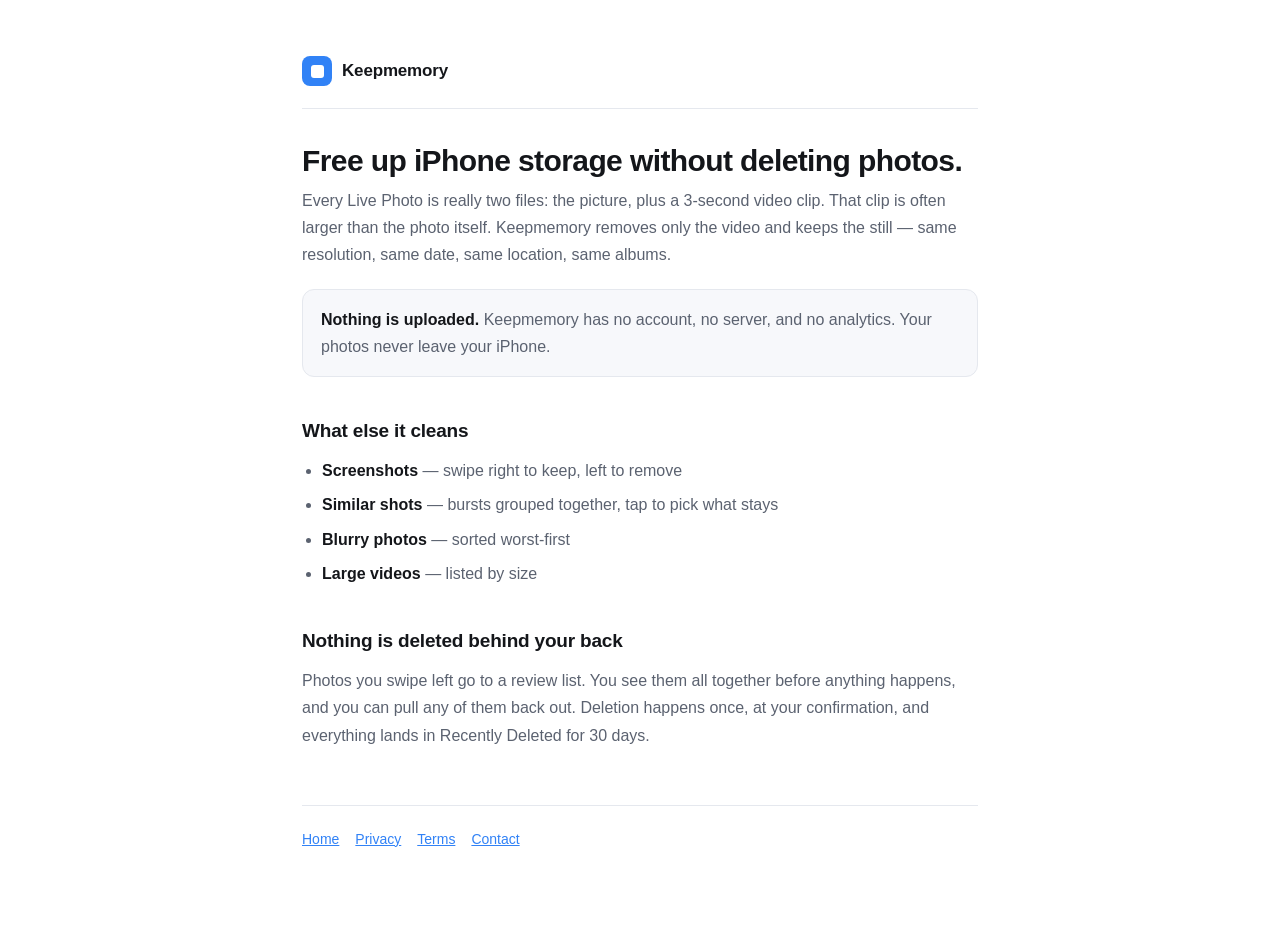
<file: index.html>
<!doctype html><html lang="en"><head><meta charset="utf-8">
<meta name="viewport" content="width=device-width,initial-scale=1">
<title>Keepmemory — Free up storage without deleting photos</title>
<link rel="stylesheet" href="style.css"></head><body><div class="wrap">
<header><a class="brand" href="./"><span class="mark"><i></i></span><b>Keepmemory</b></a></header>
<h1>Free up iPhone storage without deleting photos.</h1>
<p>Every Live Photo is really two files: the picture, plus a 3-second video clip. That clip is often larger than the photo itself. Keepmemory removes only the video and keeps the still — same resolution, same date, same location, same albums.</p>
<div class="box"><p><strong>Nothing is uploaded.</strong> Keepmemory has no account, no server, and no analytics. Your photos never leave your iPhone.</p></div>
<h2>What else it cleans</h2>
<ul>
<li><strong>Screenshots</strong> — swipe right to keep, left to remove</li>
<li><strong>Similar shots</strong> — bursts grouped together, tap to pick what stays</li>
<li><strong>Blurry photos</strong> — sorted worst-first</li>
<li><strong>Large videos</strong> — listed by size</li>
</ul>
<h2>Nothing is deleted behind your back</h2>
<p>Photos you swipe left go to a review list. You see them all together before anything happens, and you can pull any of them back out. Deletion happens once, at your confirmation, and everything lands in Recently Deleted for 30 days.</p>
<footer><a href="./">Home</a><a href="./privacy.html">Privacy</a><a href="./terms.html">Terms</a><a href="mailto:yoop999@naver.com">Contact</a></footer>
</div></body></html>
</file>
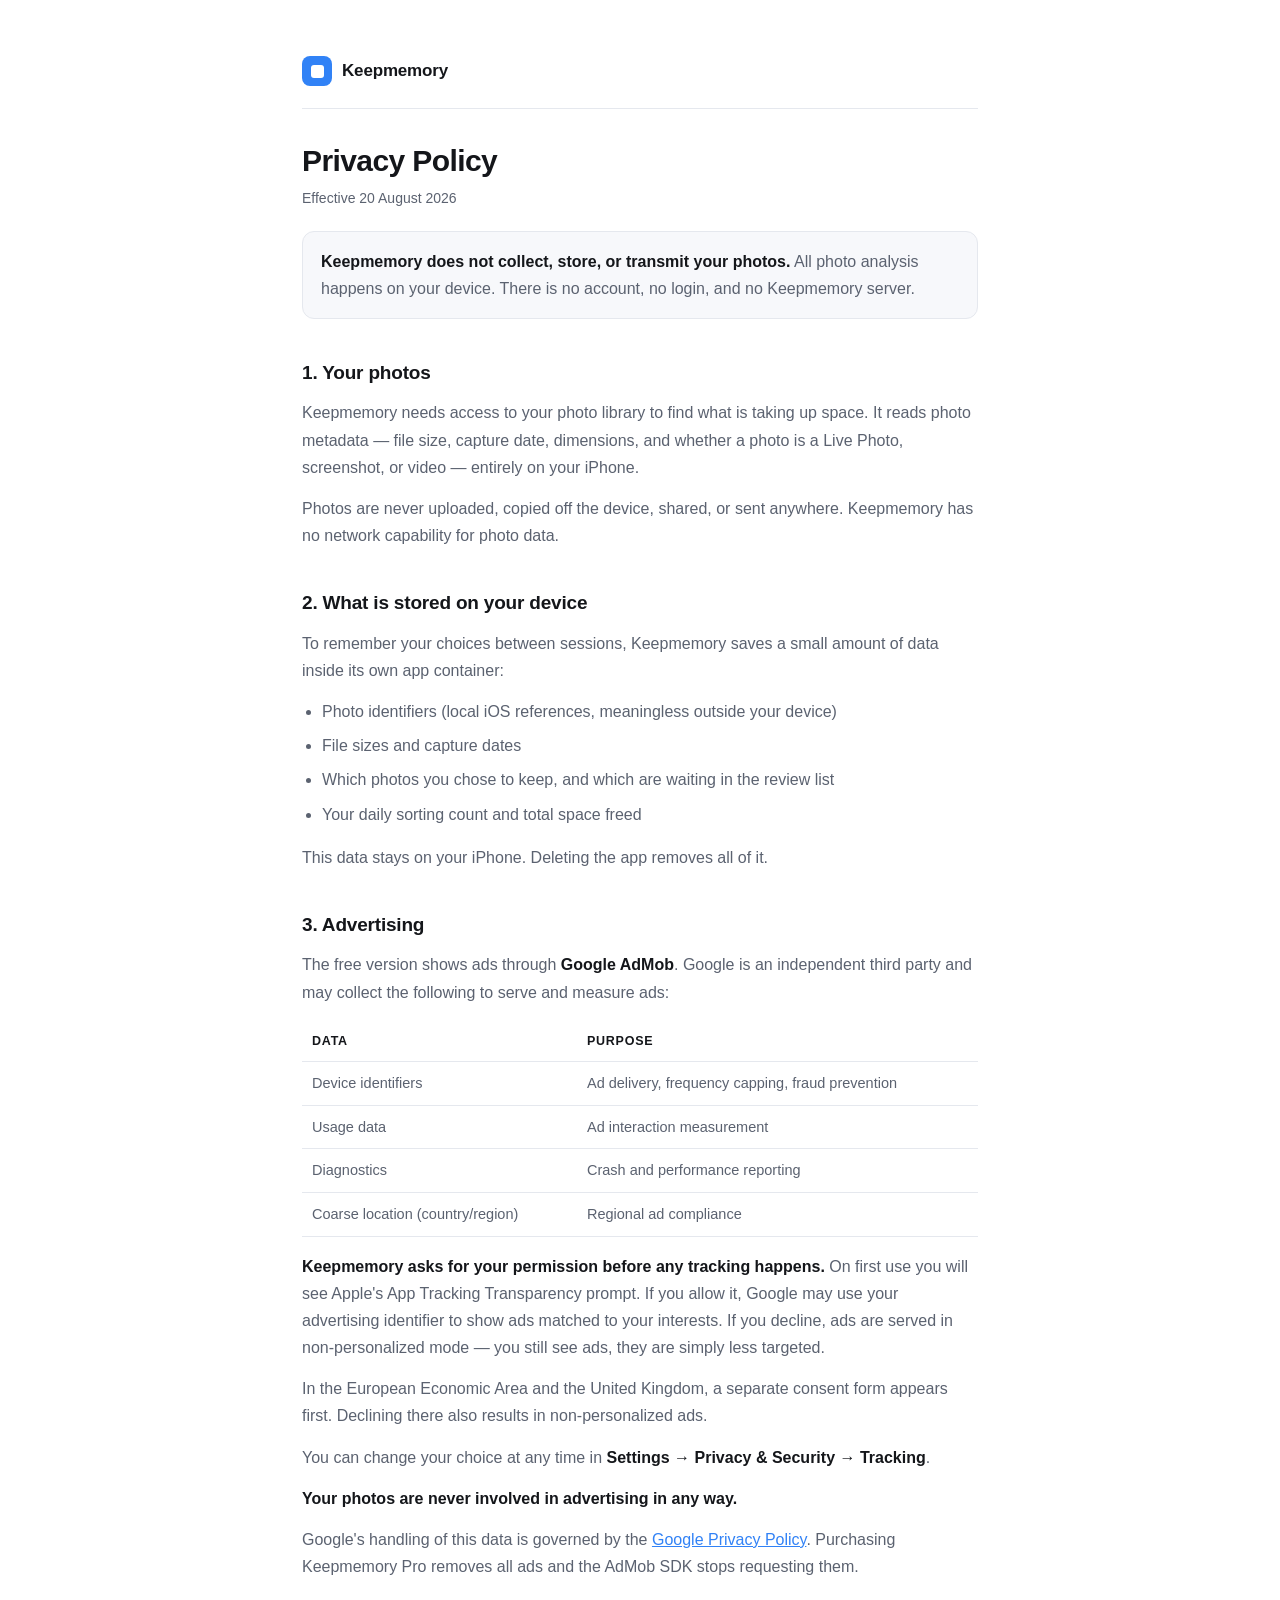
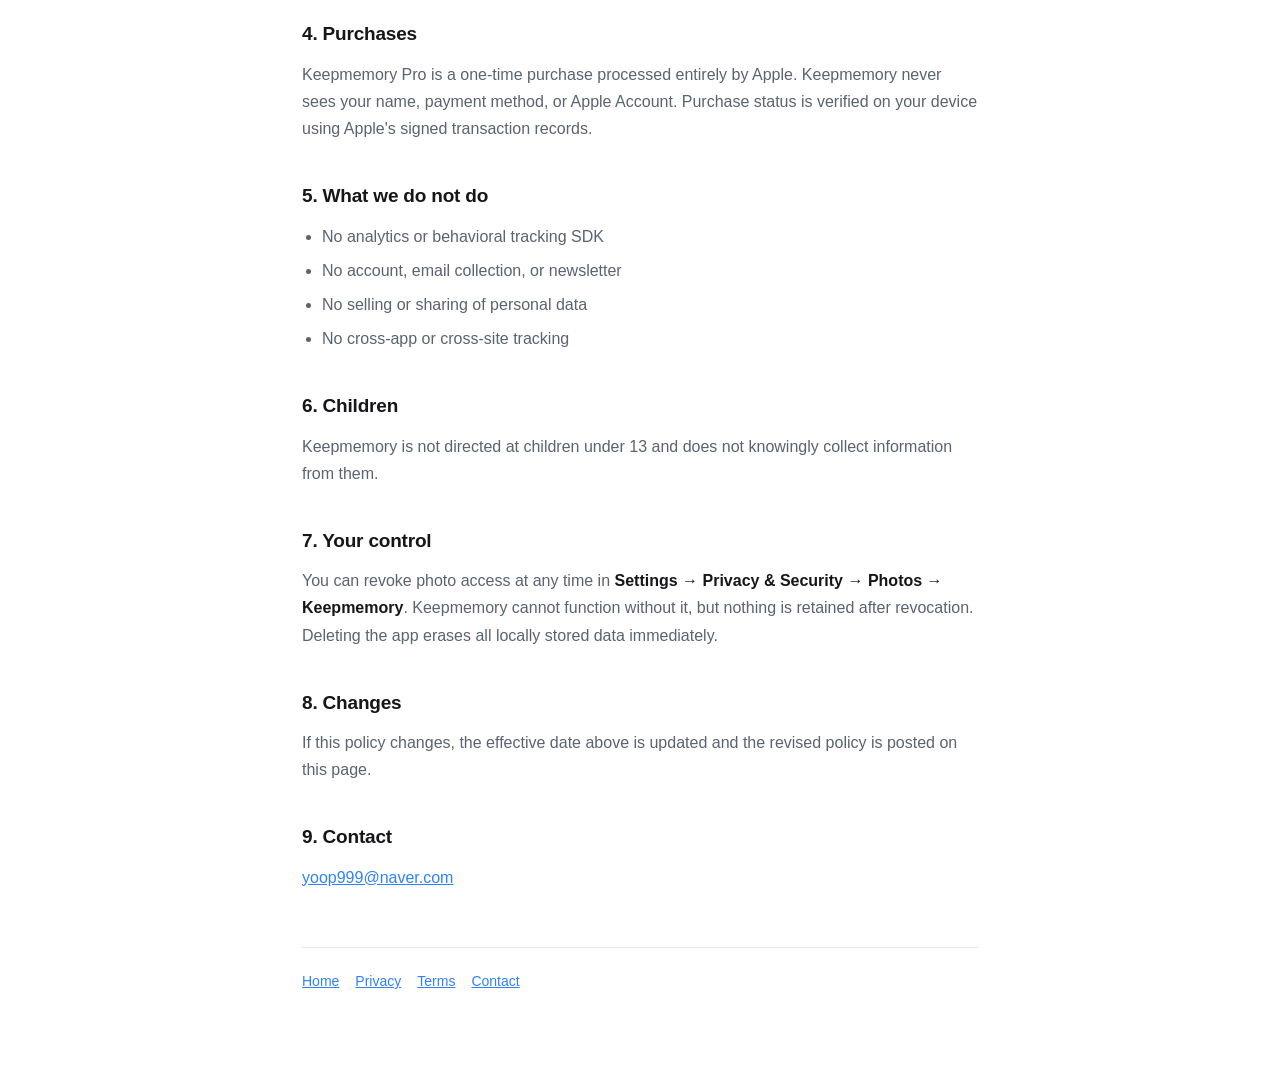
<file: privacy.html>
<!doctype html><html lang="en"><head><meta charset="utf-8">
<meta name="viewport" content="width=device-width,initial-scale=1">
<title>Privacy Policy — Keepmemory</title>
<link rel="stylesheet" href="style.css"></head><body><div class="wrap">
<header><a class="brand" href="./"><span class="mark"><i></i></span><b>Keepmemory</b></a></header>
<h1>Privacy Policy</h1>
<p class="date">Effective 20 August 2026</p>

<div class="box">
<p><strong>Keepmemory does not collect, store, or transmit your photos.</strong> All photo analysis happens on your device. There is no account, no login, and no Keepmemory server.</p>
</div>

<h2>1. Your photos</h2>
<p>Keepmemory needs access to your photo library to find what is taking up space. It reads photo metadata — file size, capture date, dimensions, and whether a photo is a Live Photo, screenshot, or video — entirely on your iPhone.</p>
<p>Photos are never uploaded, copied off the device, shared, or sent anywhere. Keepmemory has no network capability for photo data.</p>

<h2>2. What is stored on your device</h2>
<p>To remember your choices between sessions, Keepmemory saves a small amount of data inside its own app container:</p>
<ul>
<li>Photo identifiers (local iOS references, meaningless outside your device)</li>
<li>File sizes and capture dates</li>
<li>Which photos you chose to keep, and which are waiting in the review list</li>
<li>Your daily sorting count and total space freed</li>
</ul>
<p>This data stays on your iPhone. Deleting the app removes all of it.</p>

<h2>3. Advertising</h2>
<p>The free version shows ads through <strong>Google AdMob</strong>. Google is an independent third party and may collect the following to serve and measure ads:</p>
<table>
<tr><th>Data</th><th>Purpose</th></tr>
<tr><td>Device identifiers</td><td>Ad delivery, frequency capping, fraud prevention</td></tr>
<tr><td>Usage data</td><td>Ad interaction measurement</td></tr>
<tr><td>Diagnostics</td><td>Crash and performance reporting</td></tr>
<tr><td>Coarse location (country/region)</td><td>Regional ad compliance</td></tr>
</table>
<p><strong>Keepmemory asks for your permission before any tracking happens.</strong> On first use you will see Apple's App Tracking Transparency prompt. If you allow it, Google may use your advertising identifier to show ads matched to your interests. If you decline, ads are served in non-personalized mode — you still see ads, they are simply less targeted.</p>
<p>In the European Economic Area and the United Kingdom, a separate consent form appears first. Declining there also results in non-personalized ads.</p>
<p>You can change your choice at any time in <strong>Settings → Privacy &amp; Security → Tracking</strong>.</p>
<p><strong>Your photos are never involved in advertising in any way.</strong></p>
<p>Google's handling of this data is governed by the <a href="https://policies.google.com/privacy">Google Privacy Policy</a>. Purchasing Keepmemory Pro removes all ads and the AdMob SDK stops requesting them.</p>

<h2>4. Purchases</h2>
<p>Keepmemory Pro is a one-time purchase processed entirely by Apple. Keepmemory never sees your name, payment method, or Apple Account. Purchase status is verified on your device using Apple's signed transaction records.</p>

<h2>5. What we do not do</h2>
<ul>
<li>No analytics or behavioral tracking SDK</li>
<li>No account, email collection, or newsletter</li>
<li>No selling or sharing of personal data</li>
<li>No cross-app or cross-site tracking</li>
</ul>

<h2>6. Children</h2>
<p>Keepmemory is not directed at children under 13 and does not knowingly collect information from them.</p>

<h2>7. Your control</h2>
<p>You can revoke photo access at any time in <strong>Settings → Privacy &amp; Security → Photos → Keepmemory</strong>. Keepmemory cannot function without it, but nothing is retained after revocation. Deleting the app erases all locally stored data immediately.</p>

<h2>8. Changes</h2>
<p>If this policy changes, the effective date above is updated and the revised policy is posted on this page.</p>

<h2>9. Contact</h2>
<p><a href="mailto:yoop999@naver.com">yoop999@naver.com</a></p>
<footer><a href="./">Home</a><a href="./privacy.html">Privacy</a><a href="./terms.html">Terms</a><a href="mailto:yoop999@naver.com">Contact</a></footer>
</div></body></html>
</file>
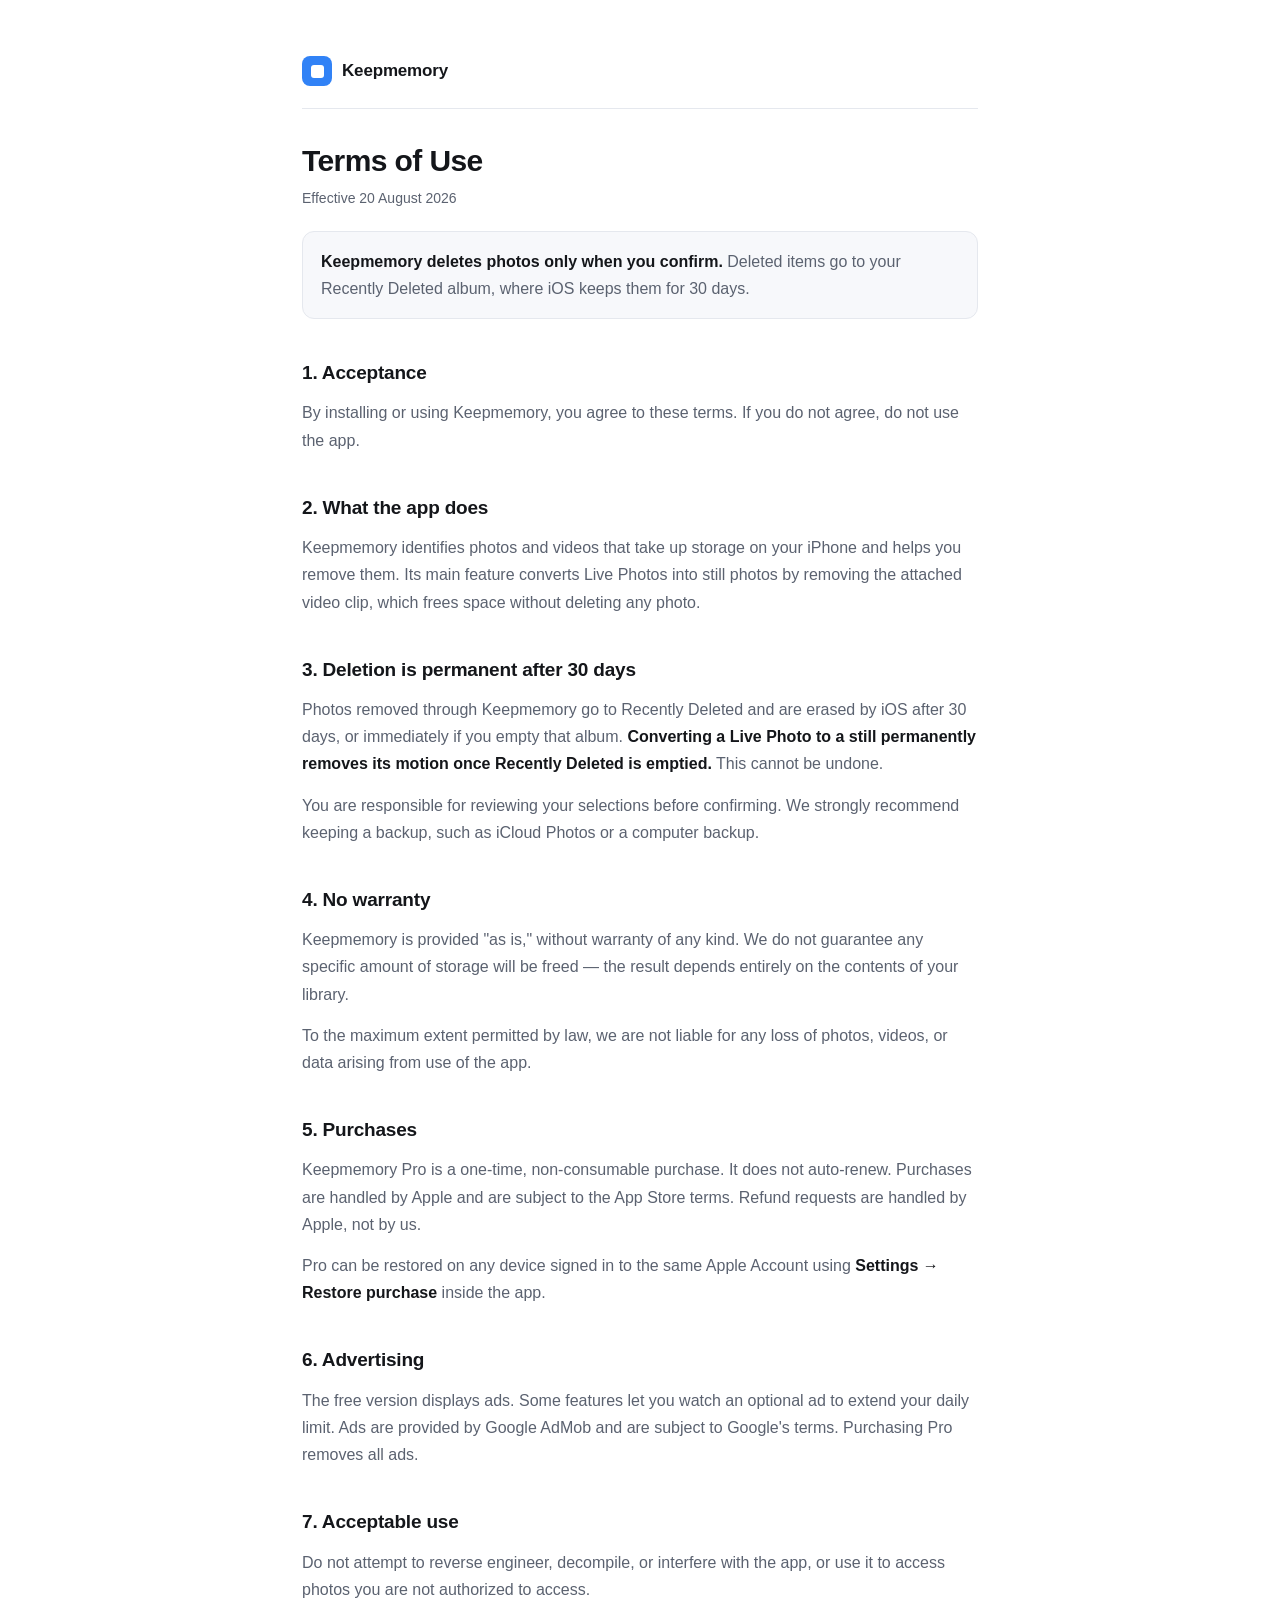
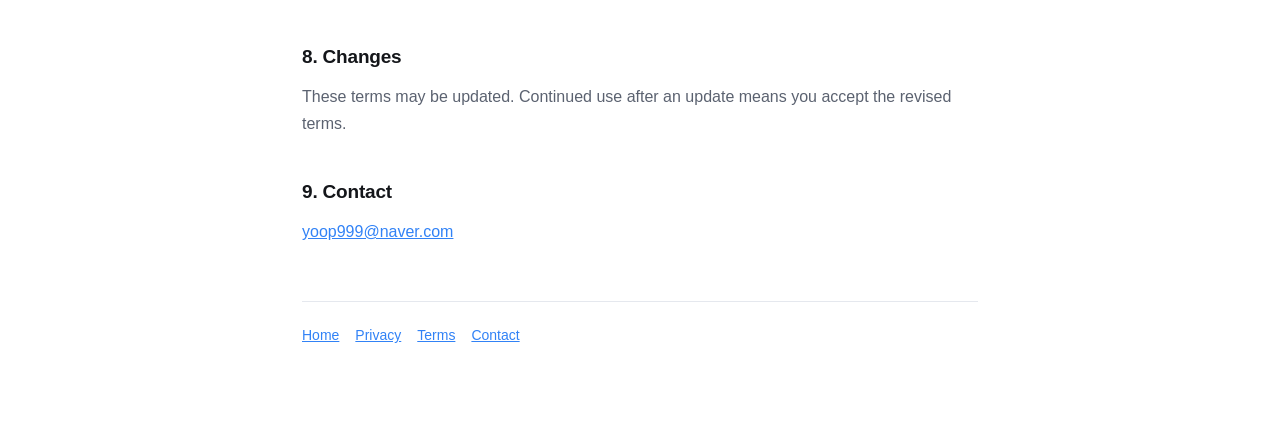
<file: terms.html>
<!doctype html><html lang="en"><head><meta charset="utf-8">
<meta name="viewport" content="width=device-width,initial-scale=1">
<title>Terms of Use — Keepmemory</title>
<link rel="stylesheet" href="style.css"></head><body><div class="wrap">
<header><a class="brand" href="./"><span class="mark"><i></i></span><b>Keepmemory</b></a></header>
<h1>Terms of Use</h1>
<p class="date">Effective 20 August 2026</p>

<div class="box">
<p><strong>Keepmemory deletes photos only when you confirm.</strong> Deleted items go to your Recently Deleted album, where iOS keeps them for 30 days.</p>
</div>

<h2>1. Acceptance</h2>
<p>By installing or using Keepmemory, you agree to these terms. If you do not agree, do not use the app.</p>

<h2>2. What the app does</h2>
<p>Keepmemory identifies photos and videos that take up storage on your iPhone and helps you remove them. Its main feature converts Live Photos into still photos by removing the attached video clip, which frees space without deleting any photo.</p>

<h2>3. Deletion is permanent after 30 days</h2>
<p>Photos removed through Keepmemory go to Recently Deleted and are erased by iOS after 30 days, or immediately if you empty that album. <strong>Converting a Live Photo to a still permanently removes its motion once Recently Deleted is emptied.</strong> This cannot be undone.</p>
<p>You are responsible for reviewing your selections before confirming. We strongly recommend keeping a backup, such as iCloud Photos or a computer backup.</p>

<h2>4. No warranty</h2>
<p>Keepmemory is provided "as is," without warranty of any kind. We do not guarantee any specific amount of storage will be freed — the result depends entirely on the contents of your library.</p>
<p>To the maximum extent permitted by law, we are not liable for any loss of photos, videos, or data arising from use of the app.</p>

<h2>5. Purchases</h2>
<p>Keepmemory Pro is a one-time, non-consumable purchase. It does not auto-renew. Purchases are handled by Apple and are subject to the App Store terms. Refund requests are handled by Apple, not by us.</p>
<p>Pro can be restored on any device signed in to the same Apple Account using <strong>Settings → Restore purchase</strong> inside the app.</p>

<h2>6. Advertising</h2>
<p>The free version displays ads. Some features let you watch an optional ad to extend your daily limit. Ads are provided by Google AdMob and are subject to Google's terms. Purchasing Pro removes all ads.</p>

<h2>7. Acceptable use</h2>
<p>Do not attempt to reverse engineer, decompile, or interfere with the app, or use it to access photos you are not authorized to access.</p>

<h2>8. Changes</h2>
<p>These terms may be updated. Continued use after an update means you accept the revised terms.</p>

<h2>9. Contact</h2>
<p><a href="mailto:yoop999@naver.com">yoop999@naver.com</a></p>
<footer><a href="./">Home</a><a href="./privacy.html">Privacy</a><a href="./terms.html">Terms</a><a href="mailto:yoop999@naver.com">Contact</a></footer>
</div></body></html>
</file>
<file: style.css>
:root{--bg:#FFFFFF;--fg:#14161A;--fg2:#5B6270;--line:#E5E8EE;--acc:#3182F6;--panel:#F7F8FB}
@media(prefers-color-scheme:dark){:root{--bg:#0E0F12;--fg:#E8EBF0;--fg2:#959CA8;--line:#262A31;--acc:#6BA6FF;--panel:#16181C}}
*{box-sizing:border-box}
body{margin:0;background:var(--bg);color:var(--fg);line-height:1.7;
 font:16px/1.7 -apple-system,BlinkMacSystemFont,"Segoe UI",Roboto,sans-serif;-webkit-font-smoothing:antialiased}
.wrap{max-width:720px;margin:0 auto;padding:56px 22px 90px}
header{border-bottom:1px solid var(--line);padding-bottom:22px;margin-bottom:34px}
.brand{display:flex;align-items:center;gap:10px;text-decoration:none;color:inherit}
.mark{width:30px;height:30px;border-radius:8px;background:var(--acc);flex:none;
 display:flex;align-items:center;justify-content:center}
.mark i{width:13px;height:13px;background:#fff;border-radius:3px;display:block}
.brand b{font-size:17px;letter-spacing:-.01em}
h1{font-size:30px;font-weight:700;letter-spacing:-.02em;margin:26px 0 8px;line-height:1.2}
.date{color:var(--fg2);font-size:14px;margin:0}
h2{font-size:19px;font-weight:600;margin:38px 0 10px;letter-spacing:-.01em}
p,li{color:var(--fg2)}
p{margin:0 0 14px}
ul{margin:0 0 16px;padding-left:20px}
li{margin-bottom:7px}
strong{color:var(--fg);font-weight:600}
a{color:var(--acc)}
.box{background:var(--panel);border:1px solid var(--line);border-radius:12px;padding:16px 18px;margin:20px 0}
.box p:last-child{margin-bottom:0}
table{width:100%;border-collapse:collapse;font-size:14.5px;margin:16px 0}
th,td{text-align:left;padding:9px 10px;border-bottom:1px solid var(--line);vertical-align:top}
th{color:var(--fg);font-weight:600;font-size:12.5px;text-transform:uppercase;letter-spacing:.06em}
td{color:var(--fg2)}
footer{margin-top:56px;padding-top:22px;border-top:1px solid var(--line);font-size:14px;color:var(--fg2)}
footer a{margin-right:16px}
</file>
